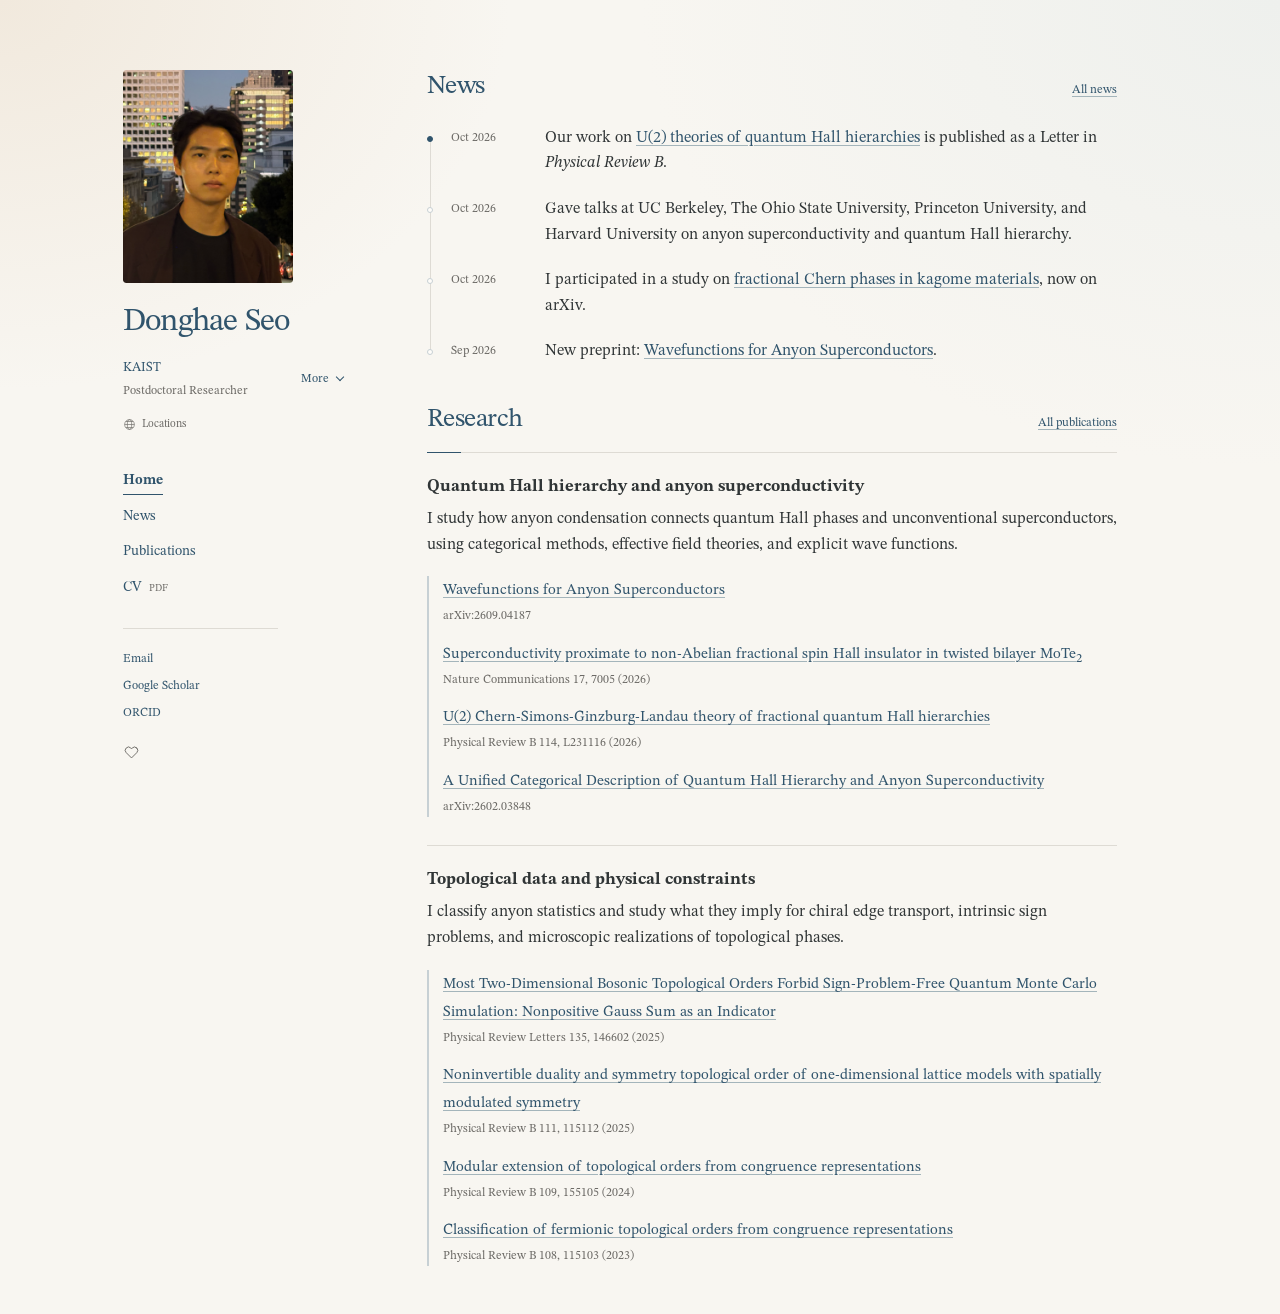
<file: index.html>
<!doctype html>
<html lang="en">
<head>
  <!-- Google tag (gtag.js): G-DH060W1ZBT; initialized once by analytics.js. -->
  <script src="analytics.js?v=5"></script>
  <meta charset="utf-8">
  <meta name="viewport" content="width=device-width, initial-scale=1">
  <meta name="description" content="Donghae Seo is a theoretical physicist at KAIST studying topological phases of matter and the physical consequences of anyon statistics.">
  <title>Donghae Seo</title>
  <link rel="icon" href="data:,">
  <script src="themes.js?v=10"></script>
  <link rel="stylesheet" href="styles.css?v=23">
  <link rel="stylesheet" href="kaist-theme.css?v=14">
  <script defer src="motion.js"></script>
  <script defer src="profile.js?v=3"></script>
  <script defer src="assets/map/d3.v7.9.0.min.js"></script>
  <script defer src="assets/map/topojson-client.v3.1.0.min.js"></script>
  <script defer src="assets/map/land-50m.js"></script>
  <script defer src="assets/map/land-110m.js"></script>
  <script defer src="locations-data.js?v=6"></script>
  <script defer src="locations-layout.js?v=1"></script>
  <script defer src="locations.js?v=2"></script>
</head>
<body>
  <a class="skip-link" href="#main">Skip to content</a>
  <div class="site-layout">
    <header class="identity">
      <div class="profile-heading">
        <details class="photo-disclosure">
          <summary class="photo-trigger" aria-label="Portrait of Donghae Seo — photo location and date" aria-controls="photo-note">
            <img class="profile-photo" src="assets/donghae-seo-san-francisco-2026-profile-4x5.png" alt="Portrait of Donghae Seo" width="1600" height="2000">
          </summary>
          <p class="photo-note" id="photo-note">San Francisco <span class="photo-date">· 2026</span></p>
        </details>
        <div class="profile-details">
          <details class="name-disclosure">
            <summary class="site-name" aria-controls="name-note" aria-label="Donghae Seo — Korean name and pronunciation">Donghae Seo</summary>
            <div class="name-note" id="name-note">
              <p class="name-korean" lang="ko">서동해</p>
              <p class="name-pronunciation" aria-label="Approximate English pronunciation">Donghae <span>“dong-heh”</span><br>Seo <span>“suh”</span></p>
              <div class="name-hint">
                <p>A couple of pronunciation hints:</p>
                <dl class="name-memory">
                  <div><dt>hae</dt><dd>“head” without the <em>d</em></dd></div>
                  <div><dt>Seo</dt><dd>“sun” without the <em>n</em></dd></div>
                </dl>
              </div>
            </div>
          </details>
          <details class="affiliation-history">
            <summary class="affiliation-summary">
              <span class="affiliation-current">
                <span class="affiliation-current-label"><span class="affiliation-current-school">KAIST</span><span class="affiliation-current-title">Postdoctoral Researcher</span></span>
              </span>
              <span class="affiliation-summary-heading">Affiliations</span>
              <span class="affiliation-more"><span class="affiliation-more-label">More</span><span class="affiliation-less-label">Less</span></span>
            </summary>
            <ol class="affiliations" aria-label="Affiliation timeline: select a color theme">
              <li>
                <span class="affiliation-choice current-affiliation">
                  <span class="affiliation-badge"><img class="affiliation-emblem" src="assets/kaist-emblem.gif" alt="" width="34" height="34"></span>
                  <span class="affiliation-label">
                    <span class="affiliation-school">KAIST</span>
                    <span class="affiliation-unit">Natural Science Research Institute</span>
                    <span class="affiliation-positions">
                      <span class="affiliation-position"><span class="affiliation-title">Postdoctoral Researcher</span><span class="affiliation-period">Sep 2026–present</span></span>
                    </span>
                  </span>
                </span>
              </li>
              <li>
                <span class="affiliation-choice former-affiliation">
                  <span class="affiliation-badge"><img class="affiliation-emblem" src="assets/postech-emblem.png" alt="" width="34" height="34"></span>
                  <span class="affiliation-label">
                    <span class="affiliation-school">POSTECH</span>
                    <span class="affiliation-unit">Department of Physics</span>
                    <span class="affiliation-positions">
                      <span class="affiliation-position"><span class="affiliation-title">PhD in Physics</span><span class="affiliation-period">Mar 2021–Aug 2026</span></span>
                      <span class="affiliation-position"><span class="affiliation-title">BS in Physics</span><span class="affiliation-period">Mar 2017–Feb 2021</span></span>
                    </span>
                  </span>
                </span>
              </li>
            </ol>
          </details>
          <details class="location-disclosure">
            <summary class="location-trigger" aria-controls="location-panel">
              <svg viewBox="0 0 24 24" aria-hidden="true"><circle cx="12" cy="12" r="9"/><ellipse cx="12" cy="12" rx="4" ry="9"/><path d="M3 12h18M5 6.5h14M5 17.5h14"/></svg>
              <span>Locations</span>
            </summary>
            <div class="location-panel" id="location-panel">
              <div class="location-heading"><span>Affiliations &amp; visits</span><div class="location-views" aria-label="Map view"><button type="button" data-map-view="map" aria-pressed="true">Map</button><button type="button" data-map-view="globe" aria-pressed="false">Globe</button></div></div>
              <svg class="location-map" viewBox="0 0 320 180" role="group" aria-label="Affiliations and institutions visited in South Korea, Japan, the United Kingdom, and the United States"></svg>
              <div class="location-map-tools"><span class="location-map-caption">Select a dot</span><div class="location-zoom-controls" aria-label="Map zoom"><button class="location-zoom-step location-zoom-out" type="button" aria-label="Zoom out" disabled>−</button><button class="location-zoom" type="button" disabled>World view</button><button class="location-zoom-step location-zoom-in" type="button" aria-label="Zoom in">+</button></div></div>
              <div class="location-legend" aria-label="Filled dots mark affiliations; outlined dots mark visits"><span><i class="legend-affiliation"></i>Affiliations</span><span><i class="legend-visit"></i>Visits</span></div>
              <label class="location-picker-label" for="location-select">Choose an institution</label>
              <select class="location-picker" id="location-select" aria-label="Choose an institution">
                <optgroup label="Affiliations"><option value="kaist">KAIST · Daejeon</option><option value="postech">POSTECH · Pohang</option></optgroup>
              </select>
              <div class="location-status" aria-live="polite"><p class="location-name">KAIST</p><p class="location-city">Daejeon, South Korea</p></div>
              <div class="location-cluster" hidden><div class="location-cluster-heading"><span class="location-cluster-title"></span><button class="location-cluster-close" type="button">Collapse</button></div><ul class="location-cluster-list" aria-label="Institutions in this group"></ul></div>
            </div>
          </details>
          <span class="theme-status" role="status" aria-live="polite"></span>
        </div>
      </div>
      <nav class="site-nav" aria-label="Main navigation">
        <a href="index.html" aria-current="page">Home</a>
        <a href="news.html">News</a>
        <a href="publications.html">Publications</a>
        <a href="assets/Donghae_Seo_CV.pdf">CV <span class="format">PDF</span></a>
      </nav>
      <div class="profile-links" aria-label="Contact and academic profiles">
        <details class="email-disclosure">
          <summary class="email-trigger" aria-controls="email-note" aria-label="Show KAIST email address">Email</summary>
          <div class="email-note" id="email-note">
            <a class="email-address" hidden></a>
            <noscript>donghae.seo [at] kaist.ac.kr</noscript>
          </div>
        </details>
        <a href="https://scholar.google.com/citations?user=h_EDQb0AAAAJ&amp;hl=en">Google Scholar</a>
        <a href="https://orcid.org/0009-0005-3455-2430">ORCID</a>
        <a class="personal-link" href="https://munjungkim.github.io/index.html" aria-label="My wife’s homepage">
          <svg viewBox="0 0 24 24" aria-hidden="true" focusable="false"><path d="M20.5 4.8a5.2 5.2 0 0 0-7.4 0L12 5.9l-1.1-1.1a5.2 5.2 0 0 0-7.4 7.4L12 20.7l8.5-8.5a5.2 5.2 0 0 0 0-7.4Z" stroke-linecap="round" stroke-linejoin="round"/></svg>
        </a>
      </div>
    </header>
    <div class="content-column">
      <main id="main">
        <section id="news" class="news-section" aria-labelledby="news-heading">
          <div class="section-heading">
            <h2 id="news-heading">News</h2>
            <a href="news.html">All news</a>
          </div>
          <ul class="news-list" role="list" aria-labelledby="news-heading">
            <li>
              <time datetime="2026-10-30">Oct 2026</time>
              <p>Our work on <a href="https://doi.org/10.1103/fbz5-mbr4">U(2) theories of quantum Hall hierarchies</a> is published as a Letter in <em>Physical Review B</em>.</p>
            </li>
            <li>
              <time datetime="2026-10">Oct 2026</time>
              <p>Gave talks at UC Berkeley, The Ohio State University, Princeton University, and Harvard University on anyon superconductivity and quantum Hall hierarchy.</p>
            </li>
            <li>
              <time datetime="2026-10-17">Oct 2026</time>
              <p>I participated in a study on <a href="https://arxiv.org/abs/2610.24633">fractional Chern phases in kagome materials</a>, now on arXiv.</p>
            </li>
            <li>
              <time datetime="2026-09-03">Sep 2026</time>
              <p>New preprint: <a href="https://arxiv.org/abs/2609.04187">Wavefunctions for Anyon Superconductors</a>.</p>
            </li>
          </ul>
        </section>

        <section id="research" class="research-section" aria-labelledby="research-heading">
          <div class="section-heading">
            <h2 id="research-heading">Research</h2>
            <a href="publications.html">All publications</a>
          </div>

          <article class="research-project">
            <h3>Quantum Hall hierarchy and anyon superconductivity</h3>
            <p>I study how anyon condensation connects quantum Hall phases and unconventional superconductors, using categorical methods, effective field theories, and explicit wave functions.</p>
            <ul class="research-papers" aria-label="Papers on quantum Hall hierarchy and anyon superconductivity">
              <li>
                <a href="https://arxiv.org/abs/2609.04187">Wavefunctions for Anyon Superconductors</a>
                <span class="paper-meta">arXiv:2609.04187</span>
              </li>
              <li>
                <a href="https://doi.org/10.1038/s41467-026-73777-8">Superconductivity proximate to non-Abelian fractional spin Hall insulator in twisted bilayer MoTe<sub>2</sub></a>
                <span class="paper-meta">Nature Communications 17, 7005 (2026)</span>
              </li>
              <li>
                <a href="https://doi.org/10.1103/fbz5-mbr4">U(2) Chern-Simons-Ginzburg-Landau theory of fractional quantum Hall hierarchies</a>
                <span class="paper-meta">Physical Review B 114, L231116 (2026)</span>
              </li>
              <li>
                <a href="https://arxiv.org/abs/2602.03848">A Unified Categorical Description of Quantum Hall Hierarchy and Anyon Superconductivity</a>
                <span class="paper-meta">arXiv:2602.03848</span>
              </li>
            </ul>
          </article>

          <article class="research-project">
            <h3>Topological data and physical constraints</h3>
            <p>I classify anyon statistics and study what they imply for chiral edge transport, intrinsic sign problems, and microscopic realizations of topological phases.</p>
            <ul class="research-papers" aria-label="Papers on topological data and physical constraints">
              <li>
                <a href="https://doi.org/10.1103/c8n5-l11j">Most Two-Dimensional Bosonic Topological Orders Forbid Sign-Problem-Free Quantum Monte Carlo Simulation: Nonpositive Gauss Sum as an Indicator</a>
                <span class="paper-meta">Physical Review Letters 135, 146602 (2025)</span>
              </li>
              <li>
                <a href="https://doi.org/10.1103/PhysRevB.111.115112">Noninvertible duality and symmetry topological order of one-dimensional lattice models with spatially modulated symmetry</a>
                <span class="paper-meta">Physical Review B 111, 115112 (2025)</span>
              </li>
              <li>
                <a href="https://doi.org/10.1103/PhysRevB.109.155105">Modular extension of topological orders from congruence representations</a>
                <span class="paper-meta">Physical Review B 109, 155105 (2024)</span>
              </li>
              <li>
                <a href="https://doi.org/10.1103/PhysRevB.108.115103">Classification of fermionic topological orders from congruence representations</a>
                <span class="paper-meta">Physical Review B 108, 115103 (2023)</span>
              </li>
            </ul>
          </article>
        </section>
      </main>

    </div>
  </div>
</body>
</html>
</file>
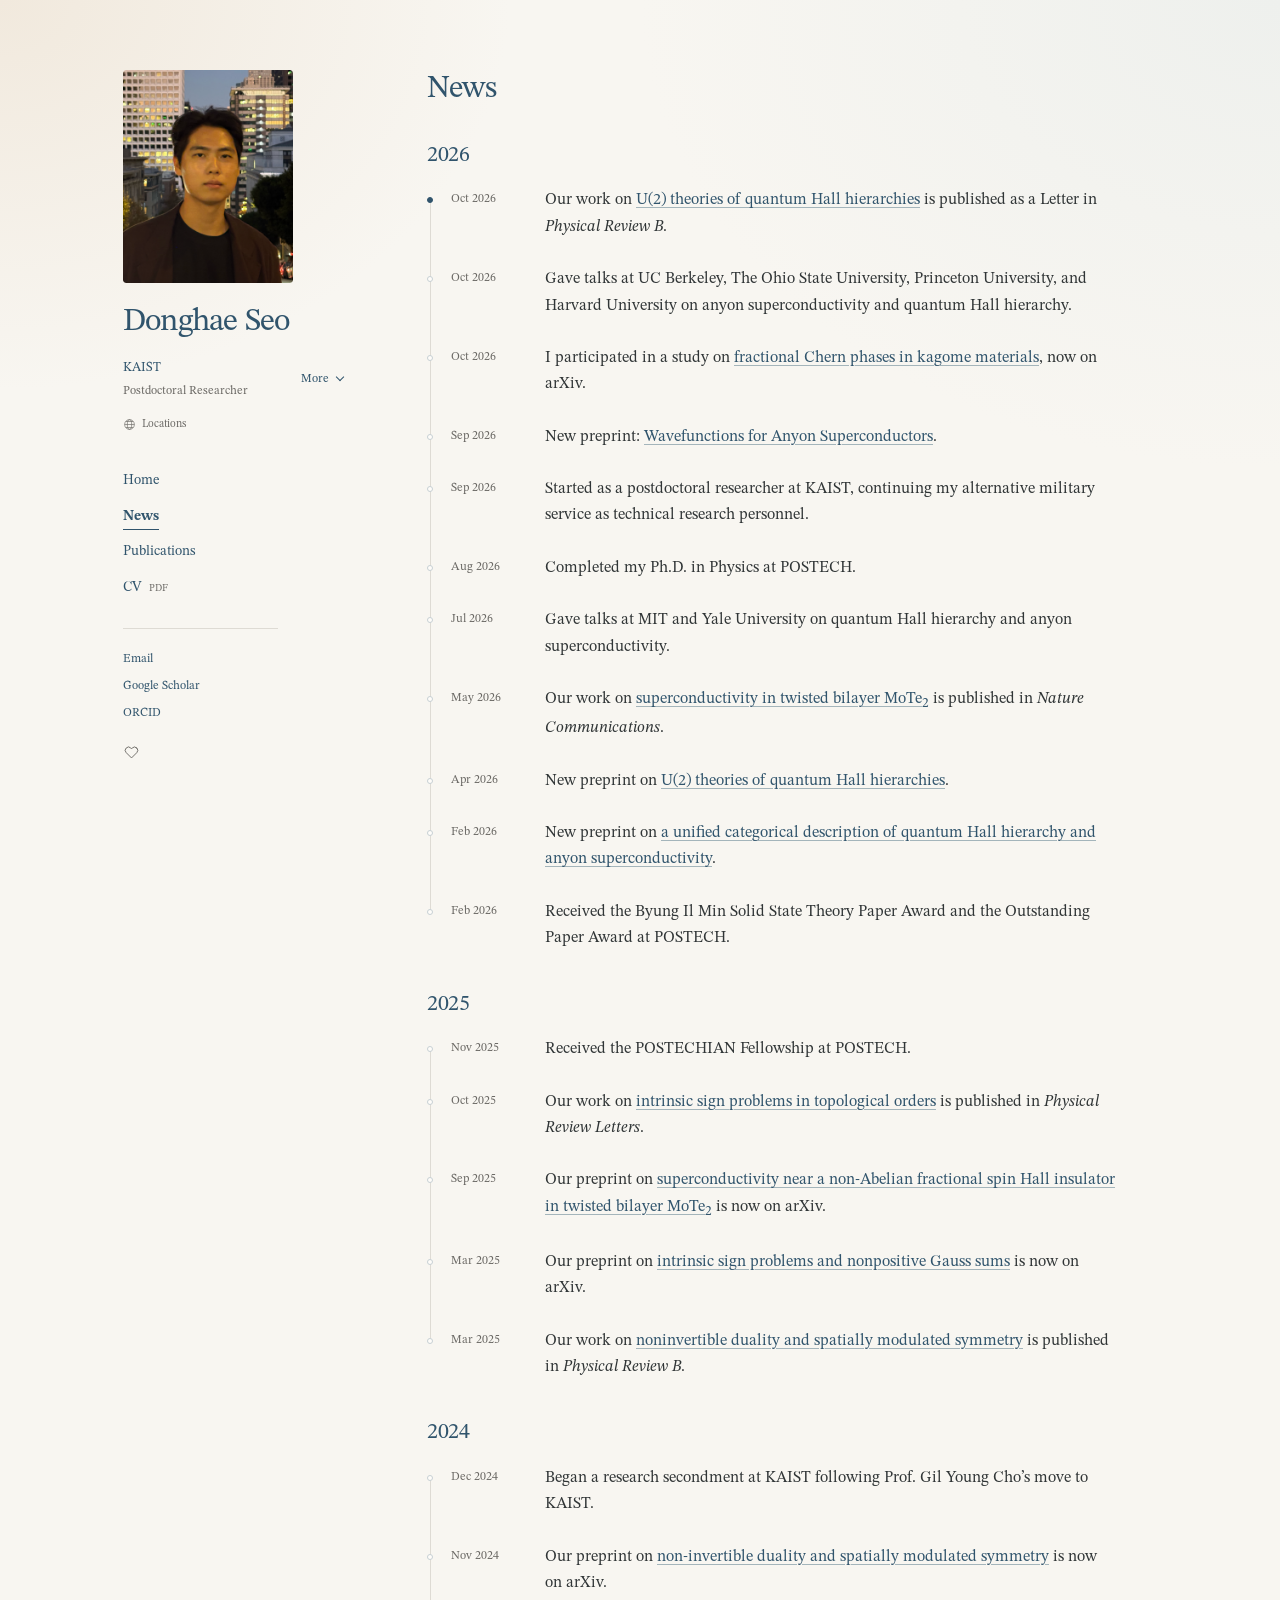
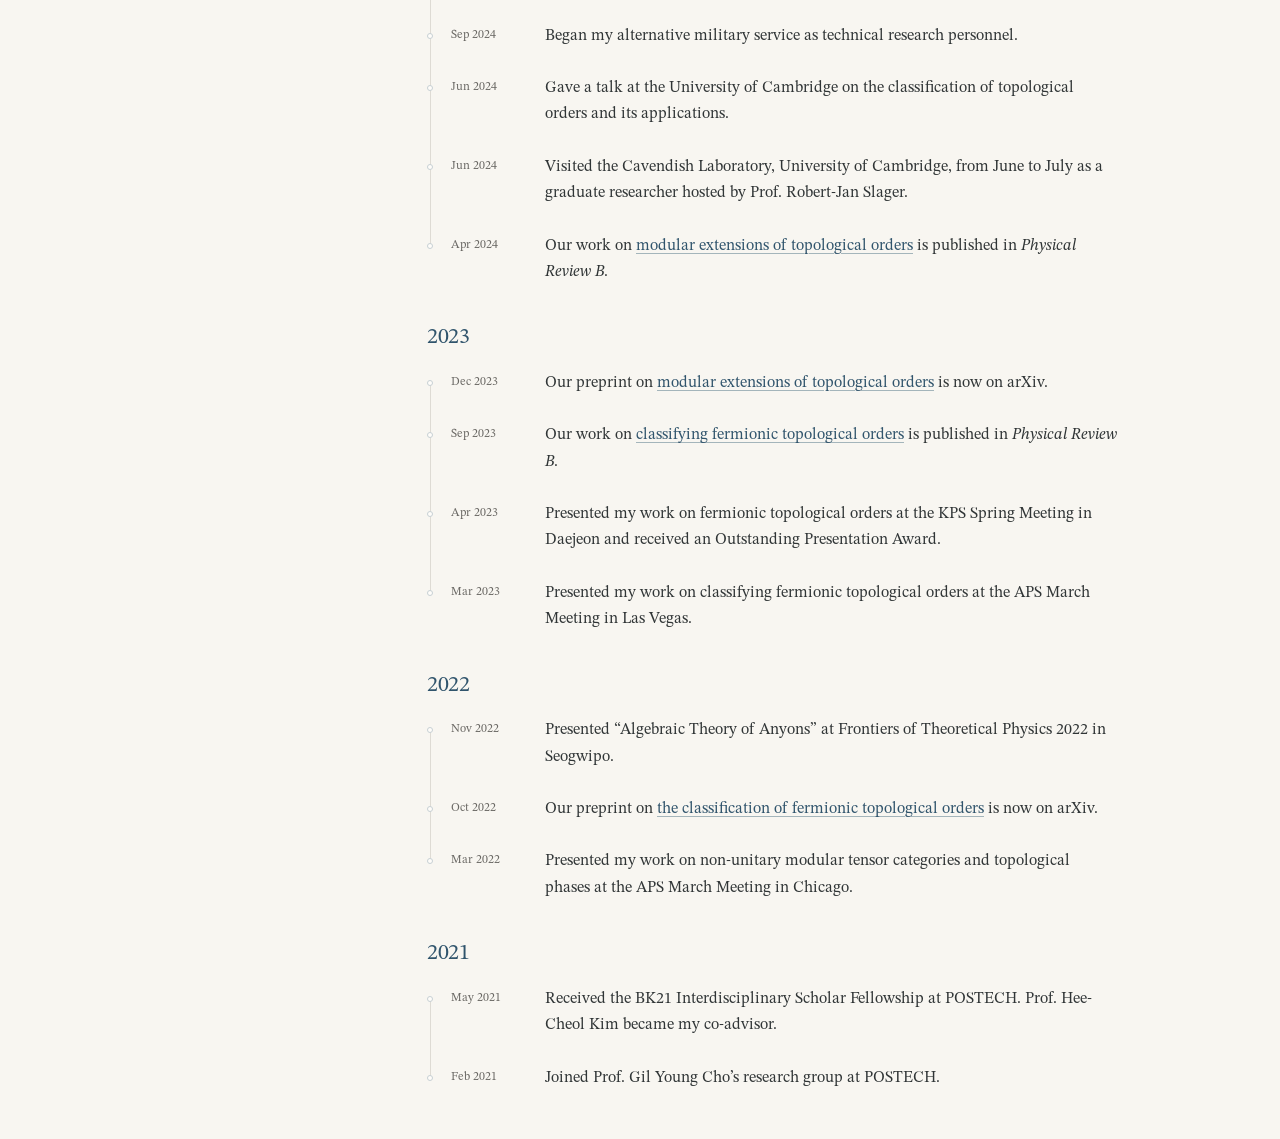
<file: news.html>
<!doctype html>
<html lang="en">
<head>
  <!-- Google tag (gtag.js): G-DH060W1ZBT; initialized once by analytics.js. -->
  <script src="analytics.js?v=5"></script>
  <meta charset="utf-8">
  <meta name="viewport" content="width=device-width, initial-scale=1">
  <meta name="description" content="News and updates from Donghae Seo, a theoretical physicist at KAIST.">
  <title>News · Donghae Seo</title>
  <link rel="icon" href="data:,">
  <script src="themes.js?v=10"></script>
  <link rel="stylesheet" href="styles.css?v=23">
  <link rel="stylesheet" href="kaist-theme.css?v=14">
  <script defer src="motion.js"></script>
  <script defer src="profile.js?v=3"></script>
  <script defer src="assets/map/d3.v7.9.0.min.js"></script>
  <script defer src="assets/map/topojson-client.v3.1.0.min.js"></script>
  <script defer src="assets/map/land-50m.js"></script>
  <script defer src="assets/map/land-110m.js"></script>
  <script defer src="locations-data.js?v=6"></script>
  <script defer src="locations-layout.js?v=1"></script>
  <script defer src="locations.js?v=2"></script>
</head>
<body>
  <a class="skip-link" href="#main">Skip to content</a>
  <div class="site-layout">
    <header class="identity">
      <div class="profile-heading">
        <details class="photo-disclosure">
          <summary class="photo-trigger" aria-label="Portrait of Donghae Seo — photo location and date" aria-controls="photo-note">
            <img class="profile-photo" src="assets/donghae-seo-san-francisco-2026-profile-4x5.png" alt="Portrait of Donghae Seo" width="1600" height="2000">
          </summary>
          <p class="photo-note" id="photo-note">San Francisco <span class="photo-date">· 2026</span></p>
        </details>
        <div class="profile-details">
          <details class="name-disclosure">
            <summary class="site-name" aria-controls="name-note" aria-label="Donghae Seo — Korean name and pronunciation">Donghae Seo</summary>
            <div class="name-note" id="name-note">
              <p class="name-korean" lang="ko">서동해</p>
              <p class="name-pronunciation" aria-label="Approximate English pronunciation">Donghae <span>“dong-heh”</span><br>Seo <span>“suh”</span></p>
              <div class="name-hint">
                <p>A couple of pronunciation hints:</p>
                <dl class="name-memory">
                  <div><dt>hae</dt><dd>“head” without the <em>d</em></dd></div>
                  <div><dt>Seo</dt><dd>“sun” without the <em>n</em></dd></div>
                </dl>
              </div>
            </div>
          </details>
          <details class="affiliation-history">
            <summary class="affiliation-summary">
              <span class="affiliation-current">
                <span class="affiliation-current-label"><span class="affiliation-current-school">KAIST</span><span class="affiliation-current-title">Postdoctoral Researcher</span></span>
              </span>
              <span class="affiliation-summary-heading">Affiliations</span>
              <span class="affiliation-more"><span class="affiliation-more-label">More</span><span class="affiliation-less-label">Less</span></span>
            </summary>
            <ol class="affiliations" aria-label="Affiliation timeline: select a color theme">
              <li>
                <span class="affiliation-choice current-affiliation">
                  <span class="affiliation-badge"><img class="affiliation-emblem" src="assets/kaist-emblem.gif" alt="" width="34" height="34"></span>
                  <span class="affiliation-label">
                    <span class="affiliation-school">KAIST</span>
                    <span class="affiliation-unit">Natural Science Research Institute</span>
                    <span class="affiliation-positions">
                      <span class="affiliation-position"><span class="affiliation-title">Postdoctoral Researcher</span><span class="affiliation-period">Sep 2026–present</span></span>
                    </span>
                  </span>
                </span>
              </li>
              <li>
                <span class="affiliation-choice former-affiliation">
                  <span class="affiliation-badge"><img class="affiliation-emblem" src="assets/postech-emblem.png" alt="" width="34" height="34"></span>
                  <span class="affiliation-label">
                    <span class="affiliation-school">POSTECH</span>
                    <span class="affiliation-unit">Department of Physics</span>
                    <span class="affiliation-positions">
                      <span class="affiliation-position"><span class="affiliation-title">PhD in Physics</span><span class="affiliation-period">Mar 2021–Aug 2026</span></span>
                      <span class="affiliation-position"><span class="affiliation-title">BS in Physics</span><span class="affiliation-period">Mar 2017–Feb 2021</span></span>
                    </span>
                  </span>
                </span>
              </li>
            </ol>
          </details>
          <details class="location-disclosure">
            <summary class="location-trigger" aria-controls="location-panel">
              <svg viewBox="0 0 24 24" aria-hidden="true"><circle cx="12" cy="12" r="9"/><ellipse cx="12" cy="12" rx="4" ry="9"/><path d="M3 12h18M5 6.5h14M5 17.5h14"/></svg>
              <span>Locations</span>
            </summary>
            <div class="location-panel" id="location-panel">
              <div class="location-heading"><span>Affiliations &amp; visits</span><div class="location-views" aria-label="Map view"><button type="button" data-map-view="map" aria-pressed="true">Map</button><button type="button" data-map-view="globe" aria-pressed="false">Globe</button></div></div>
              <svg class="location-map" viewBox="0 0 320 180" role="group" aria-label="Affiliations and institutions visited in South Korea, Japan, the United Kingdom, and the United States"></svg>
              <div class="location-map-tools"><span class="location-map-caption">Select a dot</span><div class="location-zoom-controls" aria-label="Map zoom"><button class="location-zoom-step location-zoom-out" type="button" aria-label="Zoom out" disabled>−</button><button class="location-zoom" type="button" disabled>World view</button><button class="location-zoom-step location-zoom-in" type="button" aria-label="Zoom in">+</button></div></div>
              <div class="location-legend" aria-label="Filled dots mark affiliations; outlined dots mark visits"><span><i class="legend-affiliation"></i>Affiliations</span><span><i class="legend-visit"></i>Visits</span></div>
              <label class="location-picker-label" for="location-select">Choose an institution</label>
              <select class="location-picker" id="location-select" aria-label="Choose an institution">
                <optgroup label="Affiliations"><option value="kaist">KAIST · Daejeon</option><option value="postech">POSTECH · Pohang</option></optgroup>
              </select>
              <div class="location-status" aria-live="polite"><p class="location-name">KAIST</p><p class="location-city">Daejeon, South Korea</p></div>
              <div class="location-cluster" hidden><div class="location-cluster-heading"><span class="location-cluster-title"></span><button class="location-cluster-close" type="button">Collapse</button></div><ul class="location-cluster-list" aria-label="Institutions in this group"></ul></div>
            </div>
          </details>
          <span class="theme-status" role="status" aria-live="polite"></span>
        </div>
      </div>
      <nav class="site-nav" aria-label="Main navigation">
        <a href="index.html">Home</a>
        <a href="news.html" aria-current="page">News</a>
        <a href="publications.html">Publications</a>
        <a href="assets/Donghae_Seo_CV.pdf">CV <span class="format">PDF</span></a>
      </nav>
      <div class="profile-links" aria-label="Contact and academic profiles">
        <details class="email-disclosure">
          <summary class="email-trigger" aria-controls="email-note" aria-label="Show KAIST email address">Email</summary>
          <div class="email-note" id="email-note">
            <a class="email-address" hidden></a>
            <noscript>donghae.seo [at] kaist.ac.kr</noscript>
          </div>
        </details>
        <a href="https://scholar.google.com/citations?user=h_EDQb0AAAAJ&amp;hl=en">Google Scholar</a>
        <a href="https://orcid.org/0009-0005-3455-2430">ORCID</a>
        <a class="personal-link" href="https://munjungkim.github.io/index.html" aria-label="My wife’s homepage">
          <svg viewBox="0 0 24 24" aria-hidden="true" focusable="false"><path d="M20.5 4.8a5.2 5.2 0 0 0-7.4 0L12 5.9l-1.1-1.1a5.2 5.2 0 0 0-7.4 7.4L12 20.7l8.5-8.5a5.2 5.2 0 0 0 0-7.4Z" stroke-linecap="round" stroke-linejoin="round"/></svg>
        </a>
      </div>
    </header>
    <div class="content-column">
      <main id="main">
        <section class="news-page" aria-labelledby="news-heading">
          <h1 id="news-heading">News</h1>
          <h2 class="news-year" id="news-2026">2026</h2>
          <ul class="news-list" role="list" aria-labelledby="news-2026">
            <li>
              <time datetime="2026-10-30">Oct 2026</time>
              <p>Our work on <a href="https://doi.org/10.1103/fbz5-mbr4">U(2) theories of quantum Hall hierarchies</a> is published as a Letter in <em>Physical Review B</em>.</p>
            </li>
            <li>
              <time datetime="2026-10">Oct 2026</time>
              <p>Gave talks at UC Berkeley, The Ohio State University, Princeton University, and Harvard University on anyon superconductivity and quantum Hall hierarchy.</p>
            </li>
            <li>
              <time datetime="2026-10-17">Oct 2026</time>
              <p>I participated in a study on <a href="https://arxiv.org/abs/2610.24633">fractional Chern phases in kagome materials</a>, now on arXiv.</p>
            </li>
            <li>
              <time datetime="2026-09-03">Sep 2026</time>
              <p>New preprint: <a href="https://arxiv.org/abs/2609.04187">Wavefunctions for Anyon Superconductors</a>.</p>
            </li>
            <li>
              <time datetime="2026-09">Sep 2026</time>
              <p>Started as a postdoctoral researcher at KAIST, continuing my alternative military service as technical research personnel.</p>
            </li>
            <li>
              <time datetime="2026-08">Aug 2026</time>
              <p>Completed my Ph.D. in Physics at POSTECH.</p>
            </li>
            <li>
              <time datetime="2026-07">Jul 2026</time>
              <p>Gave talks at MIT and Yale University on quantum Hall hierarchy and anyon superconductivity.</p>
            </li>
            <li>
              <time datetime="2026-05-29">May 2026</time>
              <p>Our work on <a href="https://doi.org/10.1038/s41467-026-73777-8">superconductivity in twisted bilayer MoTe<sub>2</sub></a> is published in <em>Nature Communications</em>.</p>
            </li>
            <li>
              <time datetime="2026-04-10">Apr 2026</time>
              <p>New preprint on <a href="https://arxiv.org/abs/2604.09542">U(2) theories of quantum Hall hierarchies</a>.</p>
            </li>
            <li>
              <time datetime="2026-02-03">Feb 2026</time>
              <p>New preprint on <a href="https://arxiv.org/abs/2602.03848">a unified categorical description of quantum Hall hierarchy and anyon superconductivity</a>.</p>
            </li>
            <li>
              <time datetime="2026-02">Feb 2026</time>
              <p>Received the Byung Il Min Solid State Theory Paper Award and the Outstanding Paper Award at POSTECH.</p>
            </li>
          </ul>
          <h2 class="news-year" id="news-2025">2025</h2>
          <ul class="news-list" role="list" aria-labelledby="news-2025">
            <li>
              <time datetime="2025-11">Nov 2025</time>
              <p>Received the POSTECHIAN Fellowship at POSTECH.</p>
            </li>
            <li>
              <time datetime="2025-10-02">Oct 2025</time>
              <p>Our work on <a href="https://doi.org/10.1103/c8n5-l11j">intrinsic sign problems in topological orders</a> is published in <em>Physical Review Letters</em>.</p>
            </li>
            <li>
              <time datetime="2025-09-28">Sep 2025</time>
              <p>Our preprint on <a href="https://arxiv.org/abs/2509.23904">superconductivity near a non-Abelian fractional spin Hall insulator in twisted bilayer MoTe<sub>2</sub></a> is now on arXiv.</p>
            </li>
            <li>
              <time datetime="2025-03-27">Mar 2025</time>
              <p>Our preprint on <a href="https://arxiv.org/abs/2503.21925">intrinsic sign problems and nonpositive Gauss sums</a> is now on arXiv.</p>
            </li>
            <li>
              <time datetime="2025-03-05">Mar 2025</time>
              <p>Our work on <a href="https://doi.org/10.1103/PhysRevB.111.115112">noninvertible duality and spatially modulated symmetry</a> is published in <em>Physical Review B</em>.</p>
            </li>
          </ul>
          <h2 class="news-year" id="news-2024">2024</h2>
          <ul class="news-list" role="list" aria-labelledby="news-2024">
            <li>
              <time datetime="2024-12">Dec 2024</time>
              <p>Began a research secondment at KAIST following Prof. Gil Young Cho’s move to KAIST.</p>
            </li>
            <li>
              <time datetime="2024-11-06">Nov 2024</time>
              <p>Our preprint on <a href="https://arxiv.org/abs/2411.04182">non-invertible duality and spatially modulated symmetry</a> is now on arXiv.</p>
            </li>
            <li>
              <time datetime="2024-09">Sep 2024</time>
              <p>Began my alternative military service as technical research personnel.</p>
            </li>
            <li>
              <time datetime="2024-06">Jun 2024</time>
              <p>Gave a talk at the University of Cambridge on the classification of topological orders and its applications.</p>
            </li>
            <li>
              <time datetime="2024-06">Jun 2024</time>
              <p>Visited the Cavendish Laboratory, University of Cambridge, from June to July as a graduate researcher hosted by Prof. Robert-Jan Slager.</p>
            </li>
            <li>
              <time datetime="2024-04-02">Apr 2024</time>
              <p>Our work on <a href="https://doi.org/10.1103/PhysRevB.109.155105">modular extensions of topological orders</a> is published in <em>Physical Review B</em>.</p>
            </li>
          </ul>
          <h2 class="news-year" id="news-2023">2023</h2>
          <ul class="news-list" role="list" aria-labelledby="news-2023">
            <li>
              <time datetime="2023-12-01">Dec 2023</time>
              <p>Our preprint on <a href="https://arxiv.org/abs/2312.00868">modular extensions of topological orders</a> is now on arXiv.</p>
            </li>
            <li>
              <time datetime="2023-09-01">Sep 2023</time>
              <p>Our work on <a href="https://doi.org/10.1103/PhysRevB.108.115103">classifying fermionic topological orders</a> is published in <em>Physical Review B</em>.</p>
            </li>
            <li>
              <time datetime="2023-04">Apr 2023</time>
              <p>Presented my work on fermionic topological orders at the KPS Spring Meeting in Daejeon and received an Outstanding Presentation Award.</p>
            </li>
            <li>
              <time datetime="2023-03">Mar 2023</time>
              <p>Presented my work on classifying fermionic topological orders at the APS March Meeting in Las Vegas.</p>
            </li>
          </ul>
          <h2 class="news-year" id="news-2022">2022</h2>
          <ul class="news-list" role="list" aria-labelledby="news-2022">
            <li>
              <time datetime="2022-11">Nov 2022</time>
              <p>Presented “Algebraic Theory of Anyons” at Frontiers of Theoretical Physics 2022 in Seogwipo.</p>
            </li>
            <li>
              <time datetime="2022-10-07">Oct 2022</time>
              <p>Our preprint on <a href="https://arxiv.org/abs/2210.03681">the classification of fermionic topological orders</a> is now on arXiv.</p>
            </li>
            <li>
              <time datetime="2022-03">Mar 2022</time>
              <p>Presented my work on non-unitary modular tensor categories and topological phases at the APS March Meeting in Chicago.</p>
            </li>
          </ul>
          <h2 class="news-year" id="news-2021">2021</h2>
          <ul class="news-list" role="list" aria-labelledby="news-2021">
            <li>
              <time datetime="2021-05">May 2021</time>
              <p>Received the BK21 Interdisciplinary Scholar Fellowship at POSTECH. Prof. Hee-Cheol Kim became my co-advisor.</p>
            </li>
            <li>
              <time datetime="2021-02">Feb 2021</time>
              <p>Joined Prof. Gil Young Cho’s research group at POSTECH.</p>
            </li>
          </ul>
        </section>
      </main>

    </div>
  </div>
</body>
</html>
</file>
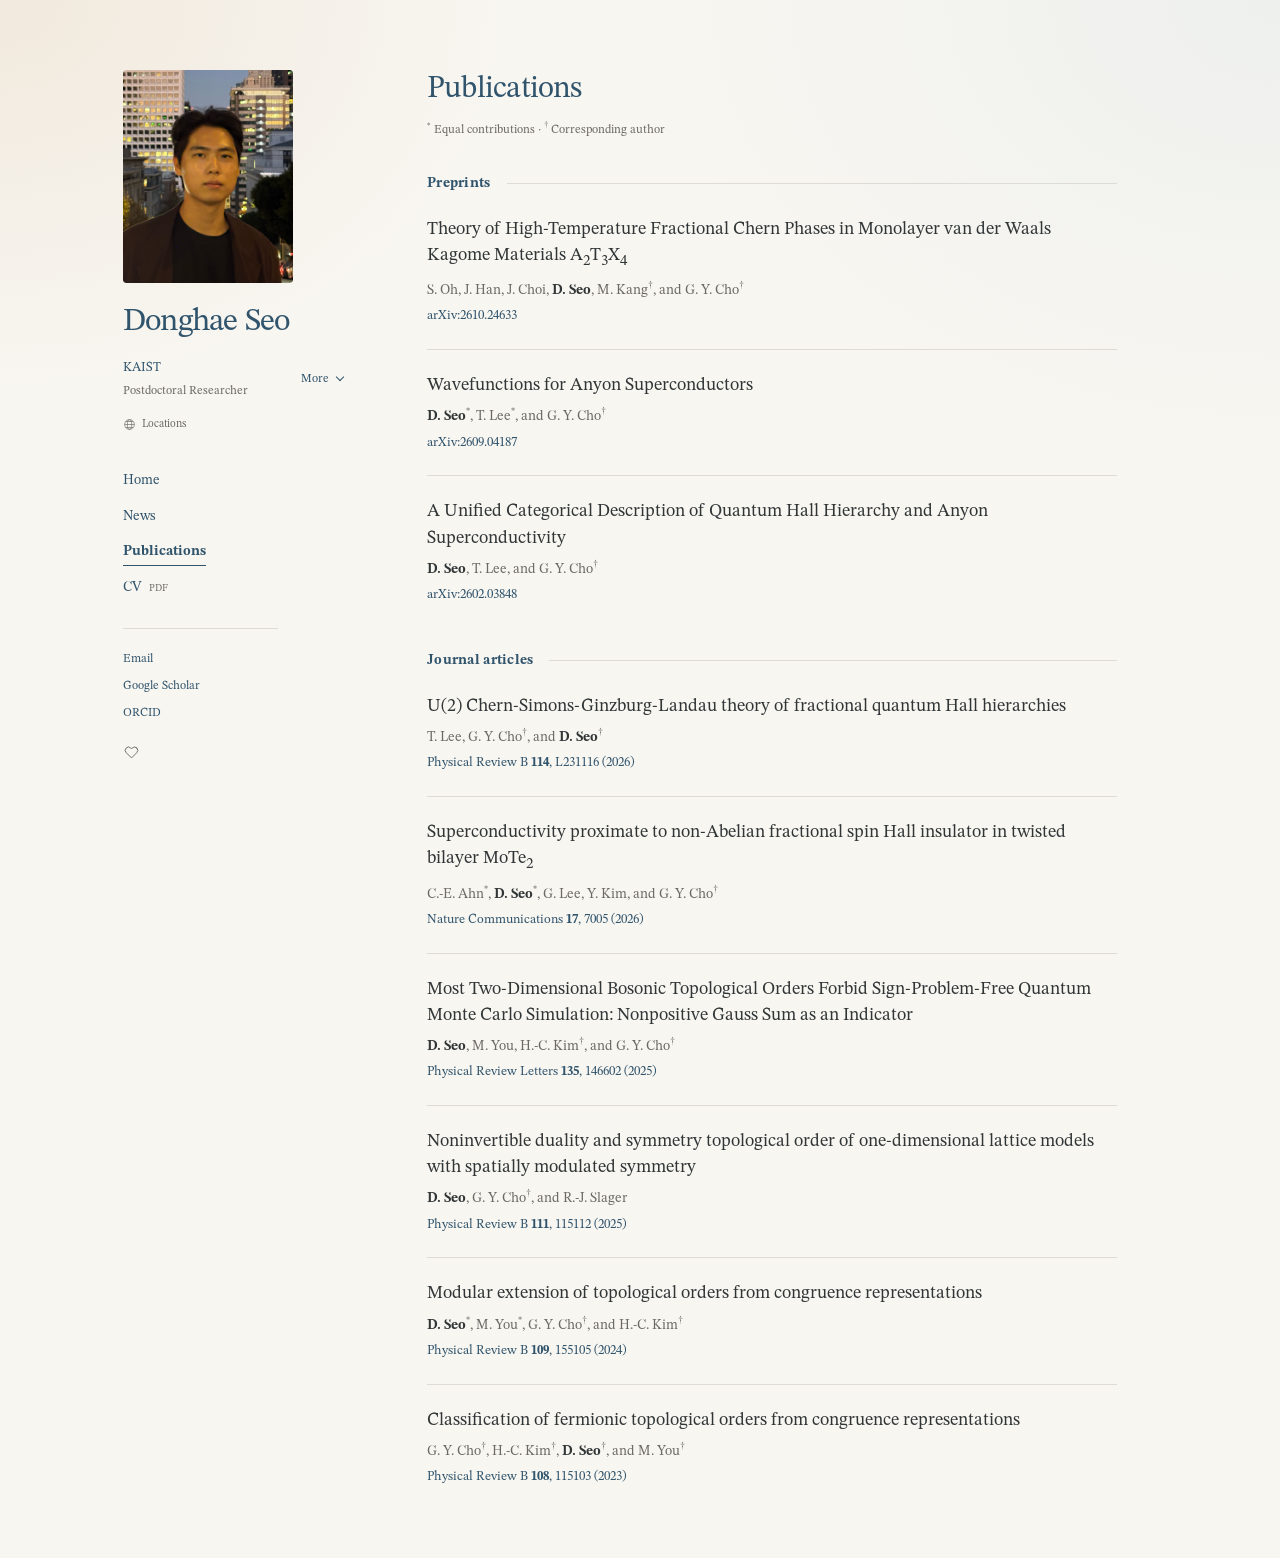
<file: publications.html>
<!doctype html>
<html lang="en">
<head>
  <!-- Google tag (gtag.js): G-DH060W1ZBT; initialized once by analytics.js. -->
  <script src="analytics.js?v=5"></script>
  <meta charset="utf-8">
  <meta name="viewport" content="width=device-width, initial-scale=1">
  <meta name="description" content="Donghae Seo is a theoretical physicist at KAIST studying topological phases, anyon superconductivity, and constraints on quantum simulation.">
  <title>Publications · Donghae Seo</title>
  <link rel="icon" href="data:,">
  <script src="themes.js?v=10"></script>
  <link rel="stylesheet" href="styles.css?v=23">
  <link rel="stylesheet" href="kaist-theme.css?v=14">
  <script defer src="motion.js"></script>
  <script defer src="profile.js?v=3"></script>
  <script defer src="assets/map/d3.v7.9.0.min.js"></script>
  <script defer src="assets/map/topojson-client.v3.1.0.min.js"></script>
  <script defer src="assets/map/land-50m.js"></script>
  <script defer src="assets/map/land-110m.js"></script>
  <script defer src="locations-data.js?v=6"></script>
  <script defer src="locations-layout.js?v=1"></script>
  <script defer src="locations.js?v=2"></script>
</head>
<body>
  <a class="skip-link" href="#main">Skip to content</a>
  <div class="site-layout">
    <header class="identity">
      <div class="profile-heading">
        <details class="photo-disclosure">
          <summary class="photo-trigger" aria-label="Portrait of Donghae Seo — photo location and date" aria-controls="photo-note">
            <img class="profile-photo" src="assets/donghae-seo-san-francisco-2026-profile-4x5.png" alt="Portrait of Donghae Seo" width="1600" height="2000">
          </summary>
          <p class="photo-note" id="photo-note">San Francisco <span class="photo-date">· 2026</span></p>
        </details>
        <div class="profile-details">
          <details class="name-disclosure">
            <summary class="site-name" aria-controls="name-note" aria-label="Donghae Seo — Korean name and pronunciation">Donghae Seo</summary>
            <div class="name-note" id="name-note">
              <p class="name-korean" lang="ko">서동해</p>
              <p class="name-pronunciation" aria-label="Approximate English pronunciation">Donghae <span>“dong-heh”</span><br>Seo <span>“suh”</span></p>
              <div class="name-hint">
                <p>A couple of pronunciation hints:</p>
                <dl class="name-memory">
                  <div><dt>hae</dt><dd>“head” without the <em>d</em></dd></div>
                  <div><dt>Seo</dt><dd>“sun” without the <em>n</em></dd></div>
                </dl>
              </div>
            </div>
          </details>
          <details class="affiliation-history">
            <summary class="affiliation-summary">
              <span class="affiliation-current">
                <span class="affiliation-current-label"><span class="affiliation-current-school">KAIST</span><span class="affiliation-current-title">Postdoctoral Researcher</span></span>
              </span>
              <span class="affiliation-summary-heading">Affiliations</span>
              <span class="affiliation-more"><span class="affiliation-more-label">More</span><span class="affiliation-less-label">Less</span></span>
            </summary>
            <ol class="affiliations" aria-label="Affiliation timeline: select a color theme">
              <li>
                <span class="affiliation-choice current-affiliation">
                  <span class="affiliation-badge"><img class="affiliation-emblem" src="assets/kaist-emblem.gif" alt="" width="34" height="34"></span>
                  <span class="affiliation-label">
                    <span class="affiliation-school">KAIST</span>
                    <span class="affiliation-unit">Natural Science Research Institute</span>
                    <span class="affiliation-positions">
                      <span class="affiliation-position"><span class="affiliation-title">Postdoctoral Researcher</span><span class="affiliation-period">Sep 2026–present</span></span>
                    </span>
                  </span>
                </span>
              </li>
              <li>
                <span class="affiliation-choice former-affiliation">
                  <span class="affiliation-badge"><img class="affiliation-emblem" src="assets/postech-emblem.png" alt="" width="34" height="34"></span>
                  <span class="affiliation-label">
                    <span class="affiliation-school">POSTECH</span>
                    <span class="affiliation-unit">Department of Physics</span>
                    <span class="affiliation-positions">
                      <span class="affiliation-position"><span class="affiliation-title">PhD in Physics</span><span class="affiliation-period">Mar 2021–Aug 2026</span></span>
                      <span class="affiliation-position"><span class="affiliation-title">BS in Physics</span><span class="affiliation-period">Mar 2017–Feb 2021</span></span>
                    </span>
                  </span>
                </span>
              </li>
            </ol>
          </details>
          <details class="location-disclosure">
            <summary class="location-trigger" aria-controls="location-panel">
              <svg viewBox="0 0 24 24" aria-hidden="true"><circle cx="12" cy="12" r="9"/><ellipse cx="12" cy="12" rx="4" ry="9"/><path d="M3 12h18M5 6.5h14M5 17.5h14"/></svg>
              <span>Locations</span>
            </summary>
            <div class="location-panel" id="location-panel">
              <div class="location-heading"><span>Affiliations &amp; visits</span><div class="location-views" aria-label="Map view"><button type="button" data-map-view="map" aria-pressed="true">Map</button><button type="button" data-map-view="globe" aria-pressed="false">Globe</button></div></div>
              <svg class="location-map" viewBox="0 0 320 180" role="group" aria-label="Affiliations and institutions visited in South Korea, Japan, the United Kingdom, and the United States"></svg>
              <div class="location-map-tools"><span class="location-map-caption">Select a dot</span><div class="location-zoom-controls" aria-label="Map zoom"><button class="location-zoom-step location-zoom-out" type="button" aria-label="Zoom out" disabled>−</button><button class="location-zoom" type="button" disabled>World view</button><button class="location-zoom-step location-zoom-in" type="button" aria-label="Zoom in">+</button></div></div>
              <div class="location-legend" aria-label="Filled dots mark affiliations; outlined dots mark visits"><span><i class="legend-affiliation"></i>Affiliations</span><span><i class="legend-visit"></i>Visits</span></div>
              <label class="location-picker-label" for="location-select">Choose an institution</label>
              <select class="location-picker" id="location-select" aria-label="Choose an institution">
                <optgroup label="Affiliations"><option value="kaist">KAIST · Daejeon</option><option value="postech">POSTECH · Pohang</option></optgroup>
              </select>
              <div class="location-status" aria-live="polite"><p class="location-name">KAIST</p><p class="location-city">Daejeon, South Korea</p></div>
              <div class="location-cluster" hidden><div class="location-cluster-heading"><span class="location-cluster-title"></span><button class="location-cluster-close" type="button">Collapse</button></div><ul class="location-cluster-list" aria-label="Institutions in this group"></ul></div>
            </div>
          </details>
          <span class="theme-status" role="status" aria-live="polite"></span>
        </div>
      </div>
      <nav class="site-nav" aria-label="Main navigation">
        <a href="index.html">Home</a>
        <a href="news.html">News</a>
        <a href="publications.html" aria-current="page">Publications</a>
        <a href="assets/Donghae_Seo_CV.pdf">CV <span class="format">PDF</span></a>
      </nav>
      <div class="profile-links" aria-label="Contact and academic profiles">
        <details class="email-disclosure">
          <summary class="email-trigger" aria-controls="email-note" aria-label="Show KAIST email address">Email</summary>
          <div class="email-note" id="email-note">
            <a class="email-address" hidden></a>
            <noscript>donghae.seo [at] kaist.ac.kr</noscript>
          </div>
        </details>
        <a href="https://scholar.google.com/citations?user=h_EDQb0AAAAJ&amp;hl=en">Google Scholar</a>
        <a href="https://orcid.org/0009-0005-3455-2430">ORCID</a>
        <a class="personal-link" href="https://munjungkim.github.io/index.html" aria-label="My wife’s homepage">
          <svg viewBox="0 0 24 24" aria-hidden="true" focusable="false"><path d="M20.5 4.8a5.2 5.2 0 0 0-7.4 0L12 5.9l-1.1-1.1a5.2 5.2 0 0 0-7.4 7.4L12 20.7l8.5-8.5a5.2 5.2 0 0 0 0-7.4Z" stroke-linecap="round" stroke-linejoin="round"/></svg>
        </a>
      </div>
    </header>
    <div class="content-column">
      <main id="main">
        <section class="publication-page" aria-labelledby="publications-heading">
          <h1 id="publications-heading">Publications</h1>
          <p class="publication-legend"><sup>*</sup> Equal contributions · <sup>†</sup> Corresponding author</p>
          <h2 class="publication-group" id="preprints-heading">Preprints</h2>
          <ol class="publication-list" role="list" aria-labelledby="preprints-heading">
            <li>
              <h3><a href="https://arxiv.org/abs/2610.24633">Theory of High-Temperature Fractional Chern Phases in Monolayer van der Waals Kagome Materials A<sub>2</sub>T<sub>3</sub>X<sub>4</sub></a></h3>
              <p class="authors">S. Oh, J. Han, J. Choi, <strong>D. Seo</strong>, M. Kang<sup>†</sup>, and G. Y. Cho<sup>†</sup></p>
              <p class="venue"><a href="https://arxiv.org/abs/2610.24633">arXiv:2610.24633</a></p>
            </li>
            <li>
              <h3><a href="https://arxiv.org/abs/2609.04187">Wavefunctions for Anyon Superconductors</a></h3>
              <p class="authors"><strong>D. Seo</strong><sup>*</sup>, T. Lee<sup>*</sup>, and G. Y. Cho<sup>†</sup></p>
              <p class="venue"><a href="https://arxiv.org/abs/2609.04187">arXiv:2609.04187</a></p>
            </li>
            <li>
              <h3><a href="https://arxiv.org/abs/2602.03848">A Unified Categorical Description of Quantum Hall Hierarchy and Anyon Superconductivity</a></h3>
              <p class="authors"><strong>D. Seo</strong>, T. Lee, and G. Y. Cho<sup>†</sup></p>
              <p class="venue"><a href="https://arxiv.org/abs/2602.03848">arXiv:2602.03848</a></p>
            </li>
          </ol>
          <h2 class="publication-group" id="articles-heading">Journal articles</h2>
          <ol class="publication-list" role="list" aria-labelledby="articles-heading">
            <li>
              <h3><a href="https://doi.org/10.1103/fbz5-mbr4">U(2) Chern-Simons-Ginzburg-Landau theory of fractional quantum Hall hierarchies</a></h3>
              <p class="authors">T. Lee, G. Y. Cho<sup>†</sup>, and <strong>D. Seo</strong><sup>†</sup></p>
              <p class="venue"><a href="https://doi.org/10.1103/fbz5-mbr4">Physical Review B <strong>114</strong>, L231116 (2026)</a></p>
            </li>
            <li>
              <h3><a href="https://doi.org/10.1038/s41467-026-73777-8">Superconductivity proximate to non-Abelian fractional spin Hall insulator in twisted bilayer MoTe<sub>2</sub></a></h3>
              <p class="authors">C.-E. Ahn<sup>*</sup>, <strong>D. Seo</strong><sup>*</sup>, G. Lee, Y. Kim, and G. Y. Cho<sup>†</sup></p>
              <p class="venue"><a href="https://doi.org/10.1038/s41467-026-73777-8">Nature Communications <strong>17</strong>, 7005 (2026)</a></p>
            </li>
            <li>
              <h3><a href="https://doi.org/10.1103/c8n5-l11j">Most Two-Dimensional Bosonic Topological Orders Forbid Sign-Problem-Free Quantum Monte Carlo Simulation: Nonpositive Gauss Sum as an Indicator</a></h3>
              <p class="authors"><strong>D. Seo</strong>, M. You, H.-C. Kim<sup>†</sup>, and G. Y. Cho<sup>†</sup></p>
              <p class="venue"><a href="https://doi.org/10.1103/c8n5-l11j">Physical Review Letters <strong>135</strong>, 146602 (2025)</a></p>
            </li>
            <li>
              <h3><a href="https://doi.org/10.1103/PhysRevB.111.115112">Noninvertible duality and symmetry topological order of one-dimensional lattice models with spatially modulated symmetry</a></h3>
              <p class="authors"><strong>D. Seo</strong>, G. Y. Cho<sup>†</sup>, and R.-J. Slager</p>
              <p class="venue"><a href="https://doi.org/10.1103/PhysRevB.111.115112">Physical Review B <strong>111</strong>, 115112 (2025)</a></p>
            </li>
            <li>
              <h3><a href="https://doi.org/10.1103/PhysRevB.109.155105">Modular extension of topological orders from congruence representations</a></h3>
              <p class="authors"><strong>D. Seo</strong><sup>*</sup>, M. You<sup>*</sup>, G. Y. Cho<sup>†</sup>, and H.-C. Kim<sup>†</sup></p>
              <p class="venue"><a href="https://doi.org/10.1103/PhysRevB.109.155105">Physical Review B <strong>109</strong>, 155105 (2024)</a></p>
            </li>
            <li>
              <h3><a href="https://doi.org/10.1103/PhysRevB.108.115103">Classification of fermionic topological orders from congruence representations</a></h3>
              <p class="authors">G. Y. Cho<sup>†</sup>, H.-C. Kim<sup>†</sup>, <strong>D. Seo</strong><sup>†</sup>, and M. You<sup>†</sup></p>
              <p class="venue"><a href="https://doi.org/10.1103/PhysRevB.108.115103">Physical Review B <strong>108</strong>, 115103 (2023)</a></p>
            </li>
          </ol>
        </section>
      </main>

    </div>
  </div>
</body>
</html>
</file>
<file: styles.css>
* { box-sizing: border-box; }
:root {
  color-scheme: light;
  --paper: #f8f6f1;
  --surface: #fffdfa;
  --ink: #303536;
  --muted: #6b6965;
  --link: #30546c;
  --rule: #dedbd4;
  --serif: 'STIX Two Text', 'Times New Roman', serif;
}
html { scroll-padding-top: 30px; }
body {
  margin: 0;
  min-height: 100vh;
  background-color: var(--paper);
  /* Soft light at the page edges echoes the portrait; it fades before the
     longer reading sections and follows the selected affiliation palette. */
  background-image:
    radial-gradient(ellipse 680px 520px at 0 0, #f1e9dd 0%, transparent 75%),
    radial-gradient(ellipse 820px 600px at 100% 0, var(--theme-wash, #eef0ed) 0%, transparent 78%);
  background-size: 100% 700px;
  background-repeat: no-repeat;
  color: var(--ink);
  font: 16px/1.75 var(--serif);
  -webkit-font-smoothing: antialiased;
}
button, input, select, textarea { font-family: inherit; }
a { color: var(--link); text-decoration: underline; text-decoration-color: #9eb2c0; text-underline-offset: 3px; text-decoration-thickness: 1px; }
a:hover { color: #122f43; text-decoration-color: currentColor; }
a:focus-visible { outline: 2px solid var(--link); outline-offset: 5px; }
p { margin: 0 0 18px; }
h1, h2, h3, h4 { color: var(--ink); }
.site-layout { display: grid; grid-template-columns: 220px minmax(0, 690px); gap: 84px; max-width: 1114px; margin: 70px auto 0; padding: 0 40px; }
.identity { position: sticky; top: 56px; align-self: start; }
.photo-disclosure { position: relative; width: fit-content; margin-bottom: 20px; }
.photo-trigger { display: block; overflow: hidden; list-style: none; cursor: pointer; border-radius: 3px; }
.photo-trigger::-webkit-details-marker { display: none; }
.photo-trigger::marker { content: ''; }
.photo-trigger:focus-visible { outline: 2px solid var(--link); outline-offset: 4px; }
.profile-photo { display: block; width: 170px; height: auto; aspect-ratio: 4 / 5; object-fit: cover; object-position: center; border-radius: 3px; margin: 0; }
.photo-note { position: absolute; top: 100%; left: 0; margin: 7px 0 0; color: var(--muted); font-size: 11px; line-height: 1.2; white-space: nowrap; }
.photo-date { white-space: nowrap; }
.profile-details { min-width: 0; }
.name-disclosure { position: relative; width: fit-content; max-width: 100%; margin-bottom: 16px; }
.site-name { display: block; color: var(--ink); font: 400 32px/1.2 var(--serif); letter-spacing: -.035em; white-space: nowrap; list-style: none; cursor: pointer; }
.site-name::-webkit-details-marker { display: none; }
.site-name::marker { content: ""; }
.site-name:hover { color: var(--link); }
.site-name:focus-visible { outline: 2px solid var(--link); outline-offset: 5px; }
.name-note { position: absolute; top: 100%; left: 0; z-index: 3; width: 284px; max-width: calc(100vw - 48px); padding: 14px 16px; border: 1px solid var(--rule); border-radius: 3px; background: var(--surface); box-shadow: 0 4px 14px #26333d12; }
.name-korean { font: 500 17px/1.5 var(--serif); letter-spacing: .08em; margin: 0 0 5px; }
.name-pronunciation { font: 12px/1.7 var(--serif); margin: 0; }
.name-pronunciation span { color: var(--muted); }
.name-hint { margin: 9px 0 0; padding-top: 9px; border-top: 1px solid var(--rule); color: var(--muted); font-size: 12px; line-height: 1.6; }
.name-hint em { color: var(--ink); }
.name-hint p { margin: 0 0 7px; font-size: 11px; }
.name-memory { margin: 0; font-size: 12px; line-height: 1.65; }
.name-memory > div { display: grid; grid-template-columns: 39px 1fr; gap: 6px; margin-top: 3px; }
.name-memory dt { color: var(--ink); }
.name-memory dd { margin: 0; }
.location-disclosure { position: relative; width: fit-content; margin-top: 9px; z-index: 2; }
.location-trigger { display: inline-flex; align-items: center; gap: 6px; min-height: 28px; color: var(--muted); font-size: 11px; cursor: pointer; list-style: none; }
.location-trigger::-webkit-details-marker { display: none; }
.location-trigger::marker { content: ''; }
.location-trigger svg { width: 13px; height: 13px; fill: none; stroke: currentColor; stroke-width: 1.2; }
.location-trigger:hover, .location-disclosure[open] .location-trigger { color: var(--link); }
.location-trigger:focus-visible { outline: 2px solid var(--link); outline-offset: 3px; }
.identity:has(.location-disclosure[open]) { z-index: 10; }
.location-panel { position: fixed; z-index: 20; width: 352px; max-width: calc(100vw - 32px); max-height: calc(100vh - 32px); max-height: calc(100dvh - 32px); overflow-y: auto; overscroll-behavior: contain; padding: 13px 14px 12px; border: 1px solid var(--rule); border-top: 2px solid var(--theme-accent); border-radius: 3px; background: var(--surface); box-shadow: 0 6px 22px #26333d15; }
.location-heading, .location-map-tools { display: flex; align-items: center; justify-content: space-between; gap: 8px; }
.location-heading > span { font-size: 13px; color: var(--ink); }
.location-views { display: inline-flex; padding: 2px; border: 1px solid var(--rule); border-radius: 4px; }
.location-panel button { font-family: inherit; font-size: 11px; line-height: 1.3; cursor: pointer; color: var(--muted); background: none; border: 0; }
.location-views button { min-height: 27px; padding: 5px 9px; border-radius: 2px; }
.location-views button[aria-pressed='true'] { background: var(--theme-wash); color: var(--link); }
.location-map { display: block; width: 100%; height: auto; margin-top: 10px; overflow: hidden; border-radius: 2px; }
.location-map.is-globe { cursor: grab; touch-action: none; }
.location-map.is-globe:active { cursor: grabbing; }
.location-map:focus-visible { outline: 2px solid var(--link); outline-offset: 2px; }
.map-ocean { fill: #f2f1ec; stroke: #dcded8; stroke-width: .7; }
.map-land { fill: #d8dfdc; stroke: #fff; stroke-width: .4; stroke-linejoin: round; }
.map-grid { fill: none; stroke: #d7dcd7; stroke-width: .45; opacity: .85; }
.map-label { font-family: var(--serif); font-size: 10px; fill: #536170; paint-order: stroke; stroke: white; stroke-width: 3px; stroke-linejoin: round; }
.map-marker-button { cursor: pointer; outline: none; }
.map-marker-button:focus-visible .map-marker { stroke: var(--link); stroke-width: 3; }
.map-marker { stroke: white; stroke-width: 1.2; }
.map-halo { fill: none; stroke-width: 1; opacity: .5; }
.location-map-tools { min-height: 26px; margin-bottom: 8px; }
.location-map-caption { color: var(--muted); font-size: 10px; }
.location-zoom-controls { display: flex; align-items: center; gap: 2px; margin-left: auto; flex-shrink: 0; }
.location-panel .location-zoom { min-height: 30px; padding: 3px 5px; color: var(--link); }
.location-panel .location-zoom-step { width: 30px; height: 30px; border: 1px solid var(--rule); border-radius: 3px; font-size: 18px; color: var(--link); }
.location-panel button:disabled { opacity: .35; cursor: default; }
.location-panel button:focus-visible { outline: 2px solid var(--link); outline-offset: 2px; }
.location-zoom:hover { text-decoration: underline; text-underline-offset: 3px; }
.location-legend { display: flex; gap: 14px; margin: 0 0 8px; font-size: 10px; color: var(--muted); }
.location-legend span { display: flex; align-items: center; gap: 5px; }
.location-legend i { display: inline-block; width: 6px; height: 6px; border-radius: 50%; border: 1px solid #577f82; }
.legend-affiliation { background: #577f82; }
.legend-visit { background: var(--surface); }
.location-picker-label { position: absolute; width: 1px; height: 1px; overflow: hidden; clip-path: inset(50%); white-space: nowrap; }
.location-picker { width: 100%; min-height: 36px; padding: 6px 8px; border: 1px solid var(--rule); border-radius: 3px; background: var(--surface); color: var(--ink); font: 12px/1.4 var(--serif); }
.location-picker:focus-visible { outline: 2px solid var(--link); outline-offset: 2px; }
.location-status { margin: 10px 0 0; color: var(--muted); font-size: 11px; line-height: 1.45; }
.location-status p { margin: 0; }
.location-status .location-name { color: var(--ink); font-size: 13px; }
.location-status .location-city { margin-top: 3px; font-size: 10px; }
.location-cluster { margin-top: 12px; padding-top: 10px; border-top: 1px solid var(--rule); }
.location-cluster[hidden] { display: none; }
.location-cluster-heading { display: flex; align-items: center; justify-content: space-between; color: var(--muted); font-size: 11px; }
.location-panel .location-cluster-close { min-height: 28px; color: var(--link); }
.location-cluster-list { list-style: none; margin: 4px 0 0; padding: 0; max-height: 176px; overflow-y: auto; }
.location-panel .location-cluster-list button { display: flex; gap: 8px; align-items: center; text-align: left; width: 100%; min-height: 36px; padding: 5px 6px; color: var(--ink); border-radius: 3px; font-size: 12px; line-height: 1.4; }
.location-cluster-list button:hover, .location-cluster-list button[aria-pressed='true'] { background: var(--theme-wash, #edf3f5); }
.map-marker-hit { fill: transparent; cursor: pointer; }
.site-nav { display: flex; flex-direction: column; align-items: flex-start; gap: 9px; margin-top: 32px; font-size: 14px; }
.site-nav a { text-decoration: none; }
.site-nav a:hover { text-decoration: underline; }
.site-nav a[aria-current="page"] { color: var(--ink); font-weight: 600; }
.site-nav a[aria-current="page"]::after { content: ""; display: block; height: 1px; background: #738895; margin-top: 1px; }
.format { font-size: 10px; color: var(--muted); margin-left: 4px; }
.profile-links { display: flex; flex-direction: column; align-items: flex-start; gap: 6px; margin-top: 27px; padding-top: 20px; border-top: 1px solid var(--rule); width: 155px; font-size: 12px; }
.profile-links a { text-decoration: none; }
.profile-links a:hover { text-decoration: underline; }
.email-disclosure { position: relative; }
.email-trigger { display: block; color: var(--link); list-style: none; cursor: pointer; }
.email-trigger::-webkit-details-marker { display: none; }
.email-trigger::marker { content: ""; }
.email-trigger:hover { text-decoration: underline; text-underline-offset: 3px; }
.email-trigger:focus-visible { outline: 2px solid var(--link); outline-offset: 5px; }
.email-note { position: absolute; top: 100%; left: 0; z-index: 2; width: max-content; max-width: calc(100vw - 48px); padding: 10px 12px; border: 1px solid var(--rule); border-radius: 3px; background: var(--surface); box-shadow: 0 4px 14px #26333d12; }
.email-address { overflow-wrap: anywhere; }
.email-address[hidden] { display: none; }
.content-column { min-width: 0; }
h1 { font: 400 31px/1.25 var(--serif); letter-spacing: -.025em; margin: 0 0 24px; }
.news-section, .research-section { margin-top: 38px; }
.news-section:first-child { margin-top: 0; }
.section-heading { display: flex; justify-content: space-between; align-items: baseline; gap: 20px; padding-bottom: 15px; border-bottom: 1px solid var(--rule); }
h2 { font: 400 26px/1.3 var(--serif); letter-spacing: -.02em; margin: 0; }
.section-heading > a { font-size: 12px; white-space: nowrap; }
.news-list { list-style: none; padding: 0; margin: 20px 0 0; }
.news-list li { display: grid; grid-template-columns: 80px minmax(0, 1fr); gap: 18px; margin-top: 15px; }
.news-list time, .news-date { color: var(--muted); font-size: 12px; line-height: 1.8; padding-top: 2px; white-space: nowrap; }
.news-list p { font-size: 14px; line-height: 1.75; margin: 0; }
.research-project { padding-top: 22px; }
.research-project h3 { font: 600 15px/1.5 var(--serif); margin: 0 0 4px; }
.research-project p { font-size: 14px; line-height: 1.8; margin: 0; }
.research-project + .research-project { margin-top: 28px; border-top: 1px solid var(--rule); }
.research-papers { list-style: none; margin: 18px 0 0; padding: 0 0 0 14px; border-left: 2px solid var(--rule); }
.research-papers li + li { margin-top: 13px; }
.research-papers a { font-size: 13px; line-height: 1.65; }
.paper-meta { display: block; color: var(--muted); font-size: 11px; line-height: 1.7; margin-top: 2px; }
.news-page > h1 { margin-bottom: 32px; }
.news-page .news-year { margin: 0 0 18px; color: var(--link); font: 400 22px/1.3 var(--serif); letter-spacing: -.015em; break-after: avoid; }
:is(.news-page, .news-section) .news-list { margin: 0; padding-left: 24px; }
:is(.news-page, .news-section) .news-list li { position: relative; grid-template-columns: 76px minmax(0, 1fr); gap: 18px; margin: 0; padding: 0 0 26px; }
:is(.news-page, .news-section) .news-list li:last-child { padding-bottom: 0; }
:is(.news-page, .news-section) .news-list li::before { content: ''; box-sizing: border-box; position: absolute; z-index: 1; left: -24px; top: 10px; width: 6px; height: 6px; border: 1px solid var(--theme-soft, var(--rule)); border-radius: 50%; background: var(--surface); }
:is(.news-page, .news-section) .news-list li:not(:last-child)::after { content: ''; position: absolute; left: -21.5px; top: 13px; bottom: -13px; width: 1px; background: var(--rule); }
:is(.news-page, .news-section) .news-list:first-of-type li:first-child::before { border-color: var(--link); background: var(--link); }
:is(.news-page, .news-section) .news-list time { padding-top: 3px; font-size: 12px; line-height: 1.65; font-variant-numeric: tabular-nums; }
.news-page .news-list p { font-size: 16px; line-height: 1.65; }
.news-page .news-list + .news-year { margin-top: 38px; }
.news-section .section-heading { padding-bottom: 0; border-bottom: 0; }
.news-section .section-heading::after { content: none; }
.news-section .news-list { margin-top: 22px; }
.news-section .news-list li { padding-bottom: 20px; }
.news-section .news-list li:last-child { padding-bottom: 0; }
.publication-page > h1 { margin-bottom: 12px; }
.publication-legend { color: var(--muted); font-size: 12px; line-height: 1.65; margin: 0 0 32px; }
.publication-group { display: flex; align-items: center; gap: 16px; margin: 0; color: var(--link); font: 600 14px/1.5 var(--serif); letter-spacing: .02em; }
.publication-group::after { content: ''; height: 1px; flex: 1; min-width: 20px; background: var(--rule); }
.publication-list { list-style: none; padding: 0; margin: 0; }
.publication-list li { margin: 0; padding: 22px 0; }
.publication-list li + li { border-top: 1px solid var(--rule); }
.publication-list h3 { font: 400 18px/1.45 var(--serif); margin: 0 0 7px; }
.publication-list h3 a { color: var(--ink); text-decoration: none; }
.publication-list h3 a:hover, .publication-list h3 a:focus-visible { color: var(--link); text-decoration: underline; }
.publication-list p { font-size: 14px; line-height: 1.6; margin: 0; }
.authors { color: var(--muted); }
.authors strong { font-weight: 600; color: var(--ink); }
.publication-list .venue { padding-top: 5px; font-size: 13px; }
.venue a { text-decoration: none; }
.venue a:hover, .venue a:focus-visible { text-decoration: underline; }
.publication-list + .publication-group { margin-top: 22px; }
sup { font-size: .72em; line-height: 0; }
footer { border-top: 1px solid var(--rule); margin-top: 55px; padding: 18px 0 30px; font-size: 11px; color: var(--muted); }
.personal-link { display: grid; place-items: center; width: 44px; height: 44px; margin-left: -14px; color: var(--muted); }
.personal-link svg { width: 15px; height: 15px; fill: none; stroke: currentColor; stroke-width: 1.5; transition: color 160ms ease, fill 160ms ease; }
.personal-link:hover, .personal-link:focus-visible { color: #a45e74; }
.personal-link:hover svg, .personal-link:focus-visible svg { fill: #a45e7410; }
.personal-link:focus-visible { outline: 2px solid var(--link); outline-offset: 0; border-radius: 3px; }
.skip-link { position: absolute; top: 8px; left: 8px; transform: translateY(-200%); background: var(--surface); padding: 5px 10px; z-index: 2; }
.skip-link:focus { transform: translateY(0); }
.analytics-banner { position: fixed; z-index: 3; bottom: 18px; left: 50%; transform: translateX(-50%); width: min(680px, calc(100% - 32px)); padding: 18px; border: 1px solid var(--rule); background: var(--surface); box-shadow: 0 3px 18px #26333d1a; }
.analytics-banner[hidden] { display: none; }
.analytics-banner p { font-size: 13px; line-height: 1.6; margin: 0 0 12px; }
.analytics-actions { display: flex; flex-wrap: wrap; justify-content: flex-end; gap: 10px; }
.analytics-actions button { border: 1px solid var(--link); border-radius: 3px; padding: 7px 14px; background: var(--surface); color: var(--link); font: 500 13px/1.5 var(--serif); cursor: pointer; }
.analytics-settings { display: block; border: 0; padding: 0; margin-top: 8px; background: none; color: var(--link); text-decoration: underline; text-underline-offset: 3px; font: inherit; cursor: pointer; }
button:focus-visible { outline: 2px solid var(--link); outline-offset: 4px; }
@media (max-width: 1000px) {
  .site-layout { grid-template-columns: 195px minmax(0, 1fr); gap: 46px; padding-inline: 32px; margin-top: 48px; }
  .site-name { font-size: 29px; }
}
@media (max-width: 760px) {
  .site-layout { display: block; max-width: 690px; margin-top: 30px; padding-inline: 24px; }
  .identity { position: static; padding-bottom: 26px; margin-bottom: 32px; border-bottom: 1px solid var(--rule); }
  .profile-heading { display: grid; grid-template-columns: 88px minmax(0, 1fr); gap: 18px; align-items: center; }
  .photo-disclosure { margin-bottom: 0; }
  .photo-disclosure[open] { margin-bottom: 18px; }
  .photo-note { margin-top: 7px; font-size: 10px; width: 88px; white-space: normal; line-height: 1.15; }
  .profile-photo { width: 88px; margin: 0; }
  .name-disclosure { width: 100%; margin-bottom: 8px; }
  .name-note { left: auto; right: 0; }
  .location-disclosure { grid-column: 1 / -1; margin-top: -9px; }
  .location-trigger { min-height: 30px; }
  .location-panel { left: 50% !important; top: 50% !important; transform: translate(-50%, -50%); max-width: calc(100vw - 32px) !important; max-height: calc(100vh - 32px) !important; max-height: calc(100dvh - 32px) !important; }
  .site-name { font-size: 29px; }
  .site-nav { flex-direction: row; flex-wrap: wrap; gap: 6px 20px; margin-top: 16px; font-size: 13px; }
  .site-nav a { padding-block: 4px; }
  .profile-links { flex-direction: row; flex-wrap: wrap; align-items: center; gap: 6px 22px; border: 0; padding: 0; margin-top: 13px; width: auto; font-size: 13px; }
  .profile-links a, .email-trigger { padding-block: 4px; }
  .news-section, .research-section { margin-top: 30px; }
  .section-heading { gap: 12px; }
  h2 { font-size: 24px; }
  .section-heading > a { font-size: 13px; padding-block: 4px; }
  .news-list li { grid-template-columns: 72px minmax(0, 1fr); gap: 12px; }
  .research-project p { font-size: 15px; }
  .research-papers a { font-size: 14px; }
  .paper-meta { font-size: 12px; }
  footer { margin-top: 38px; }
}
@media (max-width: 480px) {
  :is(.news-page, .news-section) .news-list li { grid-template-columns: minmax(0, 1fr); gap: 4px; }
  :is(.news-page, .news-section) .news-list time { padding-top: 0; }
  :is(.news-page, .news-section) .news-list li::before { top: 7px; }
  :is(.news-page, .news-section) .news-list li:not(:last-child)::after { top: 10px; bottom: -10px; }
}
@media (max-width: 360px) {
  .site-layout { padding-inline: 20px; }
  .profile-heading { grid-template-columns: 70px minmax(0, 1fr); gap: 14px; }
  .profile-photo { width: 70px; }
  .photo-note { width: 70px; }
  .site-name { font-size: 26px; }
  h2 { font-size: 22px; }
}
@media print {
  body { background: #fff; }
  .site-layout { display: block; margin: 0; padding: 0; max-width: none; }
  .identity { position: static; margin-bottom: 25px; }
  .site-nav, .profile-links, .skip-link, footer, .analytics-banner, .name-note, .location-disclosure, .photo-note { display: none; }
  .research-project, .news-list li, .publication-list li { break-inside: avoid; }
}
</file>
<file: kaist-theme.css>
/* STIX Two Text: official STIX v2.0.2, SIL OFL 1.1.
   University emblems retain their official colors. Site accents are muted
   blue/burgundy adaptations, paired with warm neutral surfaces for the portrait. */
@font-face { font-family: 'STIX Two Text'; src: url('assets/fonts/STIX2Text-Regular.woff2') format('woff2'); font-style: normal; font-weight: 400; font-display: swap; }
@font-face { font-family: 'STIX Two Text'; src: url('assets/fonts/STIX2Text-Bold.woff2') format('woff2'); font-style: normal; font-weight: 600 900; font-display: swap; }
@font-face { font-family: 'STIX Two Text'; src: url('assets/fonts/STIX2Text-Italic.woff2') format('woff2'); font-style: italic; font-weight: 400; font-display: swap; }
@font-face { font-family: 'STIX Two Text'; src: url('assets/fonts/STIX2Text-BoldItalic.woff2') format('woff2'); font-style: italic; font-weight: 600 900; font-display: swap; }
:root {
  --ink: #303536; --muted: #6b6965;
  --theme-accent: #30546c; --theme-hover: #203f52; --theme-underline: #a4b5bb;
  --theme-rule: #dedbd4; --theme-soft: #c7d0d4; --theme-wash: #eef0ed;
  --link: var(--theme-accent); --rule: var(--theme-rule);
}
a { text-decoration-color: var(--theme-underline); }
a:hover { color: var(--theme-hover); transition: color 180ms ease, text-decoration-color 180ms ease; }
.site-name, h1, h2 { color: var(--theme-accent); }
.site-name { letter-spacing: -.025em; }
.site-name:hover { color: var(--theme-hover); transition: color 180ms ease; }
.news-list p { font-size: 16px; line-height: 1.6; }
.research-project h3 { font: 600 17px/1.4 var(--serif); margin-bottom: 7px; }
.research-project p { font-size: 16px; line-height: 1.65; }
.research-papers a { font-size: 15px; line-height: 1.55; }
.paper-meta { font-size: 12px; }
.authors strong { font-weight: 600; }
.affiliation-history { min-width: 0; }
.affiliation-summary { display: flex; align-items: center; justify-content: space-between; gap: 16px; min-height: 44px; list-style: none; cursor: pointer; }
.affiliation-summary::-webkit-details-marker { display: none; }
.affiliation-summary::marker { content: ''; }
.affiliation-summary:focus-visible { outline: 2px solid var(--theme-accent); outline-offset: 4px; }
.affiliation-current { display: flex; align-items: center; gap: 10px; min-width: 0; }
.affiliation-current-label { display: flex; flex-direction: column; gap: 1px; }
.affiliation-current-school { color: var(--theme-accent); font-size: 13px; }
.affiliation-current-title { color: var(--muted); font-size: 12px; }
.affiliation-summary-heading { display: none; font-size: 13px; color: var(--muted); }
.affiliation-more { display: inline-flex; align-items: center; gap: 8px; flex: none; color: var(--theme-accent); font-size: 12px; }
.affiliation-more::after { content: ''; width: 5px; height: 5px; border-right: 1px solid currentColor; border-bottom: 1px solid currentColor; transform: translateY(-2px) rotate(45deg); transition: transform 180ms ease; }
.affiliation-less-label { display: none; }
.affiliation-history[open] .affiliation-current, .affiliation-history[open] .affiliation-more-label { display: none; }
.affiliation-history[open] .affiliation-summary-heading, .affiliation-history[open] .affiliation-less-label { display: inline; }
.affiliation-history[open] .affiliation-more::after { transform: translateY(1px) rotate(225deg); }
.affiliations { --affiliation-gap: 17px; position: relative; display: flex; flex-direction: column; gap: var(--affiliation-gap); list-style: none; padding: 0; margin: 4px 0 0; }
.affiliation-history[open] .affiliations { animation: affiliation-reveal 220ms ease; }
.affiliations li { position: relative; }
.affiliations li:not(:last-child)::before { content: ''; position: absolute; top: 25px; left: 21px; width: 1px; height: calc(100% + var(--affiliation-gap)); background: var(--theme-soft); }
.affiliation-choice { position: relative; display: grid; grid-template-columns: 42px minmax(0, 1fr); align-items: start; gap: 11px; width: 100%; padding: 4px 0; border: 0; background: none; color: var(--muted); text-align: left; font: 13px/1.45 var(--serif); cursor: pointer; }
.affiliation-choice:hover, .affiliation-choice[aria-pressed='true'] { color: var(--theme-accent); }
.affiliation-badge { display: grid; place-items: center; width: 42px; height: 42px; border-radius: 50%; border: 1px solid var(--theme-rule); background: #fff; box-shadow: 0 0 0 3px var(--paper); }
.affiliation-emblem { display: block; width: 34px; height: 34px; object-fit: contain; }
.affiliation-choice[aria-pressed='true'] .affiliation-badge { border-color: var(--theme-accent); box-shadow: 0 0 0 3px var(--theme-wash); }
.affiliation-label { display: flex; flex-direction: column; gap: 3px; }
.affiliation-school { font-weight: 500; }
.affiliation-unit { color: var(--muted); font-size: 11px; line-height: 1.45; }
.affiliation-positions { display: flex; flex-direction: column; gap: 8px; margin-top: 4px; }
.affiliation-position { display: flex; flex-direction: column; gap: 1px; }
.affiliation-title { color: var(--ink); font-size: 12px; }
.affiliation-period { font-size: 10px; color: var(--muted); font-variant-numeric: tabular-nums; white-space: nowrap; }
.theme-status { position: absolute; width: 1px; height: 1px; padding: 0; margin: -1px; overflow: hidden; clip-path: inset(50%); white-space: nowrap; border: 0; }
.site-nav { margin-top: 27px; }
.site-nav a { position: relative; }
.site-nav a::after { content: ''; display: block; height: 1px; margin-top: 1px; background: var(--theme-accent); transform: scaleX(0); transform-origin: left; transition: transform 180ms ease; }
.site-nav a:hover { text-decoration: none; }
.site-nav a:hover::after, .site-nav a:focus-visible::after, .site-nav a[aria-current='page']::after { transform: scaleX(1); background: var(--theme-accent); }
.site-nav a[aria-current='page'] { color: var(--theme-accent); }
.section-heading { position: relative; }
.section-heading::after { content: ''; position: absolute; bottom: -1px; left: 0; width: 34px; height: 1px; background: var(--theme-accent); }
.research-papers { border-left-color: var(--theme-soft); }
.research-project:hover .research-papers { border-left-color: var(--theme-accent); transition: border-color 180ms ease; }
.name-note, .email-note { border-top: 2px solid var(--theme-accent); }
.content-column { padding-bottom: 48px; }
/* Animate painted colors rather than discrete custom properties. Keeping this
   click-enabled avoids transitions while the initial stylesheets load. */
.theme-transitions :is(a, h1, h2, .site-name, .affiliation-choice, .affiliation-badge, .affiliation-more, .affiliation-current-school, .profile-links, .identity, .section-heading, .research-papers, .research-project, .name-note, .email-note),
.theme-transitions .section-heading::after, .theme-transitions .affiliations li::before {
  transition: color 480ms ease, background-color 480ms ease, border-color 480ms ease, text-decoration-color 480ms ease, box-shadow 480ms ease;
}
.theme-transitions .site-nav a::after { transition: background-color 480ms ease, transform 180ms ease; }
/* Let the longer career history scroll with the page on shorter screens. */
@media (min-width: 761px) and (max-height: 900px) {
  .identity { position: static; padding-bottom: 32px; }
}
@media (max-width: 760px) {
  .profile-heading { align-items: center; }
  .profile-details { display: contents; }
  .name-disclosure { min-width: 0; margin-bottom: 0; }
  .profile-photo { margin-top: 0; }
  .affiliation-history { grid-column: 1 / -1; }
  .affiliations { --affiliation-gap: 14px; margin-top: 4px; }
  .affiliations li:not(:last-child)::before { left: 18px; top: 22px; }
  .affiliation-choice { grid-template-columns: 36px minmax(0, 1fr); gap: 10px; }
  .affiliation-badge { width: 36px; height: 36px; }
  .affiliation-emblem { width: 30px; height: 30px; }
  .affiliation-period { font-size: 10px; }
  .content-column { padding-bottom: 30px; }
  .site-nav { margin-top: 16px; }
  .research-papers a { font-size: 15px; }
}
@keyframes affiliation-reveal { from { opacity: .5; transform: translateY(-4px); } to { opacity: 1; transform: translateY(0); } }
@media (prefers-reduced-motion: reduce) {
  *, *::before, *::after { animation: none !important; transition: none !important; scroll-behavior: auto !important; }
}
@media print { .theme-status { display: none; } }
</file>
